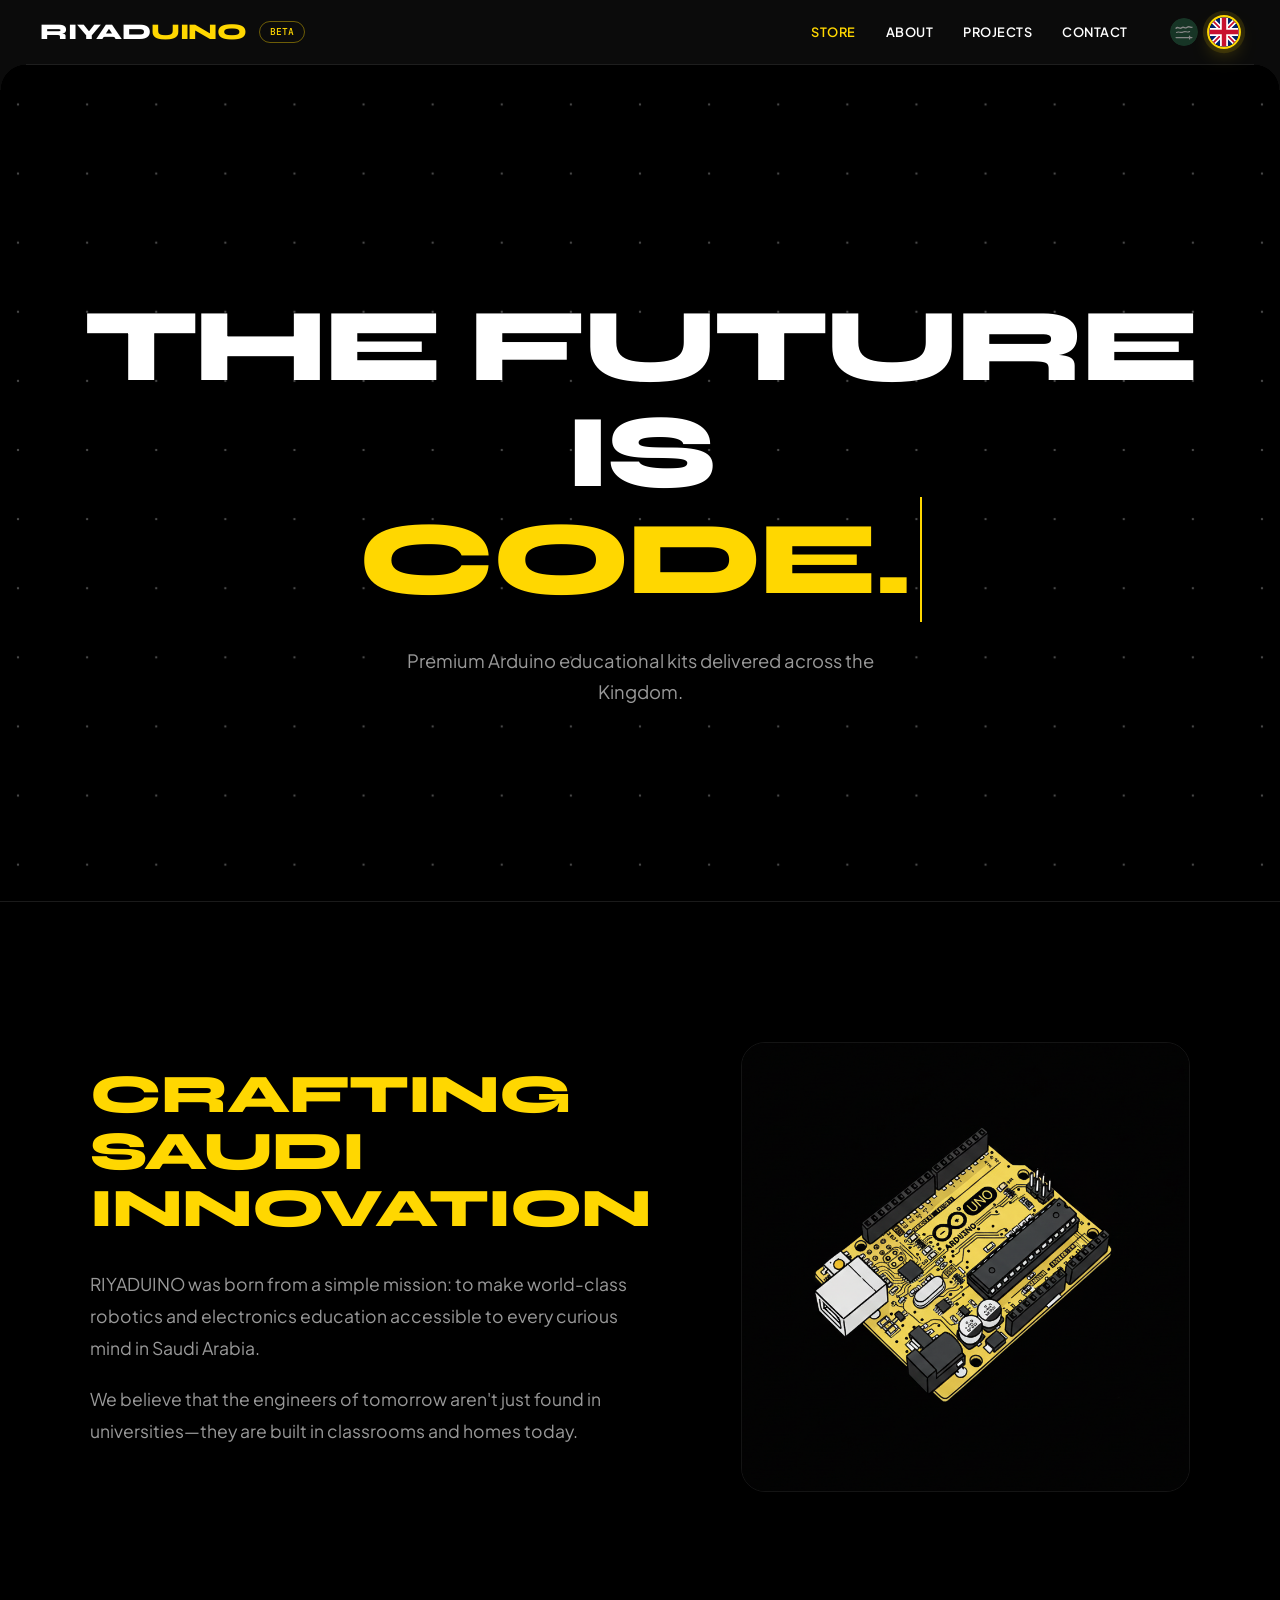
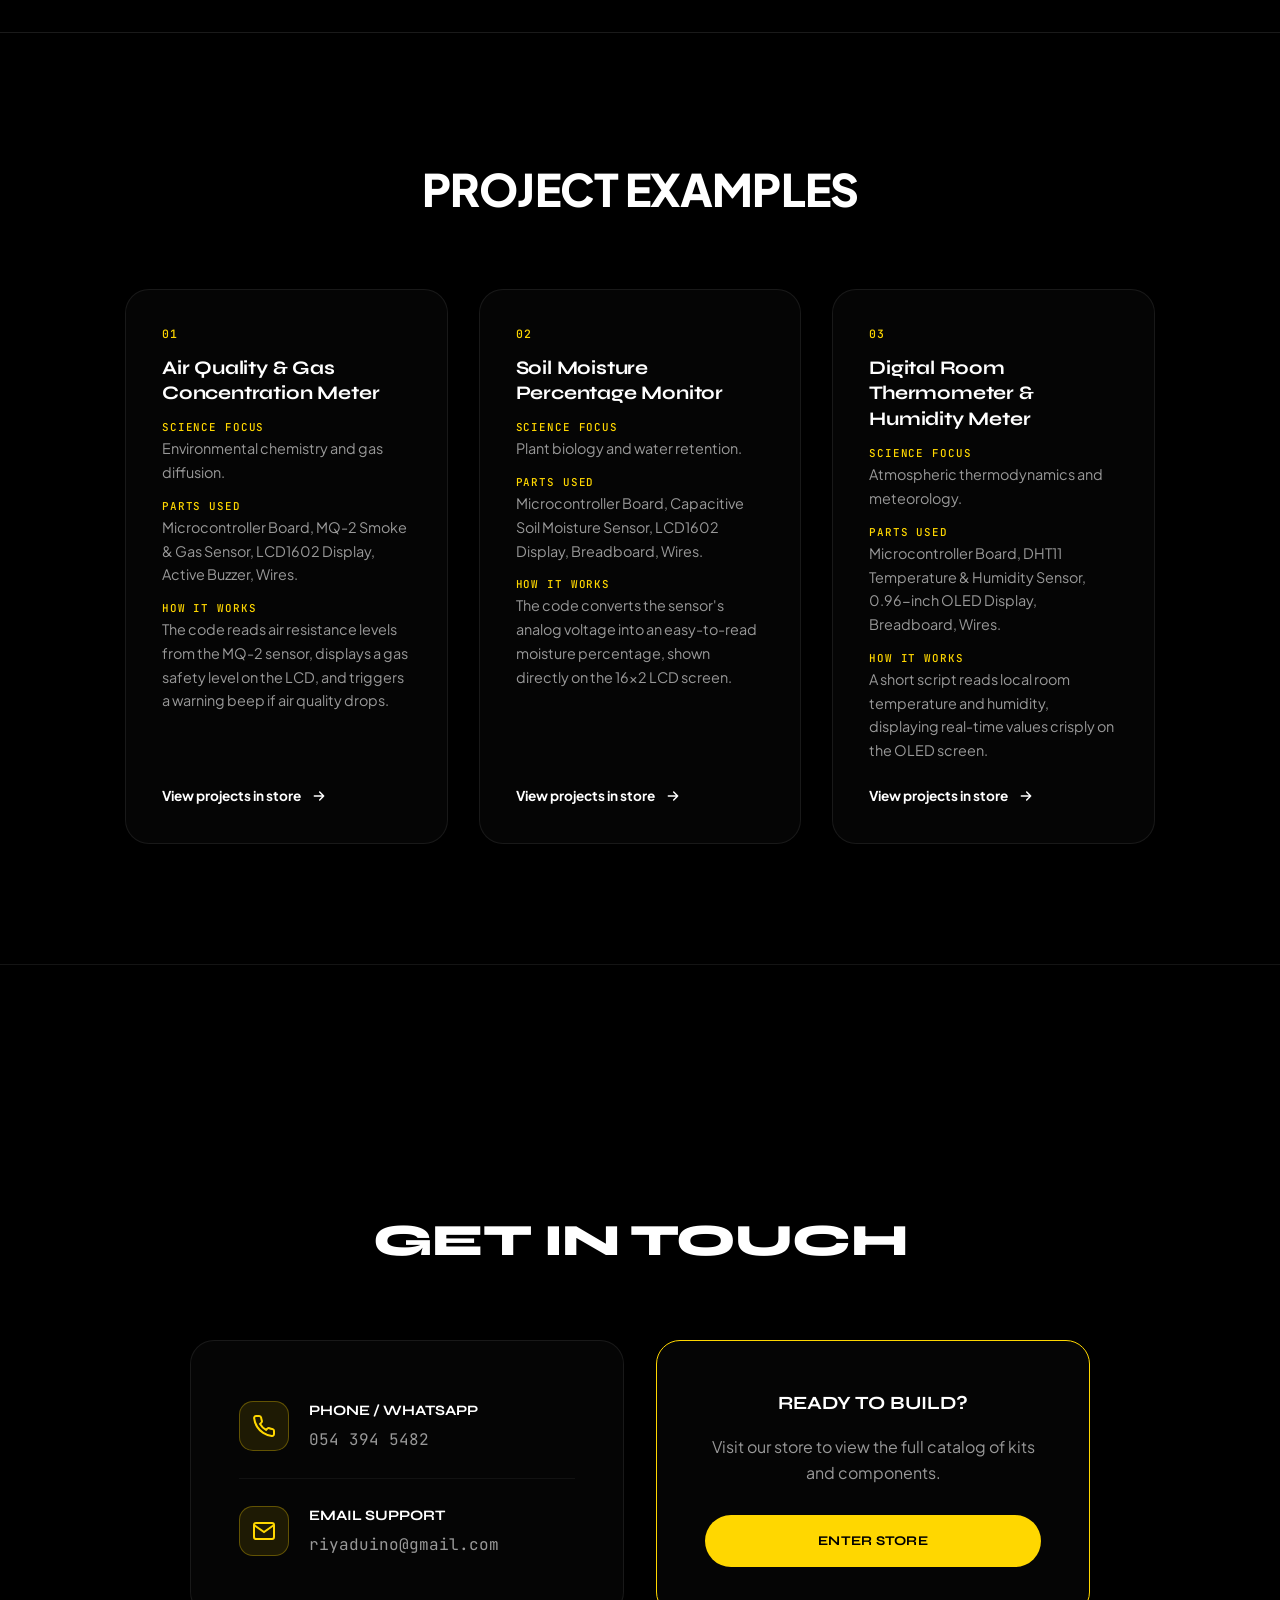
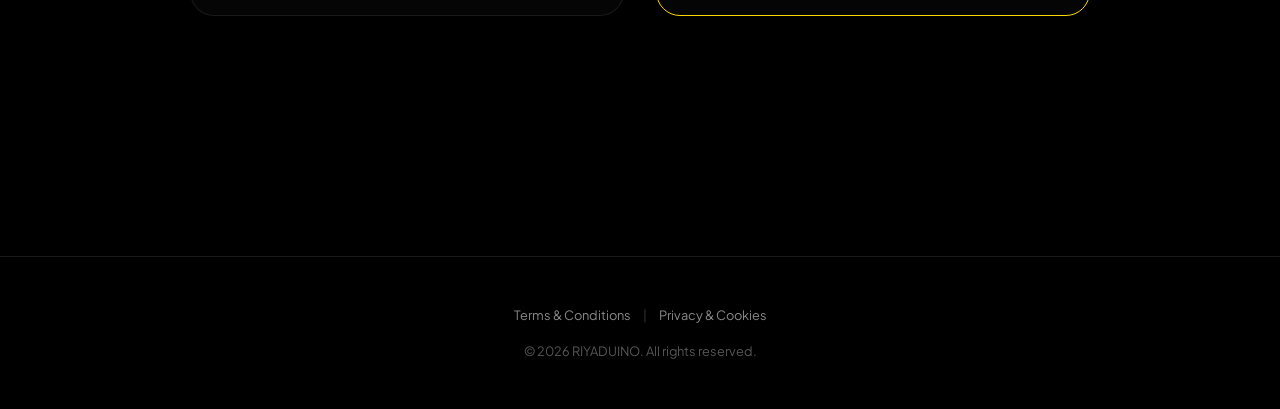
<file: index.html>
<!DOCTYPE html>
<html lang="en">
<head>
    <meta charset="UTF-8">
    <meta name="viewport" content="width=device-width, initial-scale=1.0, viewport-fit=cover">
    <title>RIYADUINO | Systems Online</title>

    <link href="https://fonts.googleapis.com/css2?family=Syne:wght@600;700;800&family=Plus+Jakarta+Sans:wght@300;400;500;600&family=JetBrains+Mono:wght@400;500&family=IBM+Plex+Sans+Arabic:wght@300;400;700&family=Syne:wght@700;800&family=Cairo:wght@600;800&family=Readex+Pro:wght@300;400;600&display=swap" rel="stylesheet">

    <style>
        
        :root {
            --bg-deep: #050505;
            --bg-panel: #0E0E0E;
            --gold-primary: #FFD700;
            --gold-glow: rgba(255, 215, 0, 0.6);
            --text-white: #ffffff;
            --text-grey: #999999;
            --border-tech: 1px solid rgba(255, 255, 255, 0.1);
            --font-main: 'Plus Jakarta Sans', sans-serif;
            --font-arabic-body: 'IBM Plex Sans Arabic', sans-serif;
            --font-arabic-cool: 'Badeen Display', sans-serif;
        }

        * { margin: 0; padding: 0; box-sizing: border-box; scroll-behavior: smooth; }
        
        body { 
            background-color: var(--bg-deep); 
            color: var(--text-white); 
            font-family: var(--font-main); 
            overflow-x: hidden; 
            line-height: 1.6;
            display: flex; flex-direction: column; min-height: 100vh;
        }

        /* =========================================
           STRICT ARABIC FONT ENFORCEMENT
           ========================================= */
        body.rtl { 
            direction: rtl; 
            text-align: right; 
        }

        /* 1. UNIVERSAL OVERRIDE */
        body.rtl * {
            font-family: var(--font-arabic-body) !important;
        }

        /* 2. SPECIFIC OVERRIDE FOR HEADINGS/TITLES */
        body.rtl h1, 
        body.rtl h2, 
        body.rtl h3, 
        body.rtl h4, 
        body.rtl h5, 
        body.rtl h6, 
        body.rtl .logo, 
        body.rtl .legal-title,
        body.rtl .coming-soon,
        body.rtl .beta-tag,
        body.rtl .stat-item h4,
        body.rtl .card h3 {
            font-family: var(--font-arabic-cool) !important;
            font-weight: 400 !important; 
            letter-spacing: 0 !important; 
            text-shadow: 0 0 10px var(--gold-glow);
        }

        /* 3. INPUT PLACEHOLDERS */
        body.rtl input::placeholder,
        body.rtl textarea::placeholder,
        body.rtl select {
            font-family: var(--font-arabic-body) !important;
        }

        /* --- BANNER --- */
        .coming-soon {
            background: linear-gradient(90deg, transparent, rgba(255, 215, 0, 0.2), transparent);
            padding: 12px 10px;
            text-align: center;
            font-family: var(--font-display);
            font-size: clamp(0.6rem, 2vw, 0.85rem);
            letter-spacing: 2px;
            animation: pulse 2s infinite;
            border-bottom: 1px solid rgba(255, 215, 0, 0.3);
            position: relative;
            z-index: 1002;
        }
        @keyframes pulse { 0%, 100% { opacity: 1; } 50% { opacity: 0.7; } }
        
        /* --- NAVIGATION --- */
        nav {
            position: sticky;
            top: 15px;
            margin: 15px auto;
            max-width: 1200px;
            width: 92%;
            background: rgba(14, 14, 14, 0.9); 
            backdrop-filter: blur(20px);
            border: var(--border-tech); 
            border-radius: 15px;
            padding: 12px 25px; 
            display: flex; 
            justify-content: space-between; 
            align-items: center; 
            z-index: 1000;
        }
        .logo-wrap { display: flex; align-items: center; gap: 12px; }
        .logo { font-family: var(--font-display); font-weight: 800; font-size: clamp(1rem, 4vw, 1.4rem); color: #fff; text-decoration: none; text-transform: uppercase; }
        .logo span { color: var(--gold-primary); }
        
        .beta-tag {
            background: var(--gold-primary);
            color: #000;
            font-family: var(--font-display);
            font-size: 0.6rem;
            font-weight: 900;
            padding: 2px 8px;
            border-radius: 4px;
        }

        .nav-links { display: flex; align-items: center; }
        .nav-links a { 
            color: #fff; text-decoration: none; font-size: 0.8rem; font-weight: 700; 
            margin-left: 20px; letter-spacing: 1px; transition: 0.3s; 
        }
        .nav-links a:hover, .nav-links a.active { color: var(--gold-primary); }

        .lang-btn {
            background: none; border: 1px solid #444; color: #fff; padding: 6px 14px; 
            cursor: pointer; margin-left: 15px; border-radius: 6px; font-family: var(--font-mono); font-size: 0.75rem;
            transition: 0.3s;
        }
        .lang-btn:hover { border-color: var(--gold-primary); color: var(--gold-primary); }

        /* Mobile Menu Toggle */
        .menu-toggle {
            display: none;
            flex-direction: column;
            gap: 5px;
            cursor: pointer;
            padding: 5px;
        }
        .menu-toggle span {
            width: 25px;
            height: 2px;
            background: #fff;
            transition: 0.3s;
        }

        /* --- HERO --- */
        .hero {
            min-height: 60vh; 
            display: flex; flex-direction: column; justify-content: center; align-items: center; 
            text-align: center; padding: 60px 20px; 
        }
        .hero h1 { font-family: var(--font-display); font-size: clamp(2.2rem, 8vw, 4.5rem); margin-bottom: 10px; line-height: 1.1; }
        .typewriter { color: var(--gold-primary); border-right: 3px solid var(--gold-primary); padding-right: 12px; animation: blink 0.7s infinite; }
        @keyframes blink { 50% { border-color: transparent; } }

        /* --- ABOUT --- */
        .about-section { background: rgba(14, 14, 14, 0.3); border-top: var(--border-tech); border-bottom: var(--border-tech); padding: 80px 20px; }
        .about-grid { max-width: 1100px; margin: 0 auto; display: grid; grid-template-columns: 1fr 1fr; gap: 60px; align-items: center; }
        .about-content h2 { font-family: var(--font-display); font-size: clamp(1.8rem, 4vw, 2.5rem); color: var(--gold-primary); margin-bottom: 25px; }
        .about-content p { color: var(--text-grey); font-size: 1.1rem; margin-bottom: 20px; }
        .stat-box { display: grid; grid-template-columns: 1fr 1fr; gap: 20px; margin-top: 40px; }
        .stat-item h4 { font-family: var(--font-display); color: #fff; font-size: 1.5rem; }
        .stat-item p { font-size: 0.85rem; color: var(--gold-primary); }

        /* --- RETAINED GALLERY ITEM STYLES FOR ABOUT SECTION --- */
        .gallery-item { border-radius: 15px; height: 350px; overflow: hidden; border: var(--border-tech); position: relative; transition: 0.4s; }
        
        .gallery-item img { 
            width: 100%; 
            height: 100%; 
            object-fit: cover; 
            filter: grayscale(20%); 
            transform: scale(1.1); 
            transition: 0.6s cubic-bezier(0.4, 0, 0.2, 1); 
        }
        
        .gallery-item:hover img { 
            filter: grayscale(0%); 
            transform: scale(1.2); 
        }

        /* --- PROJECTS --- */
        .section-container { max-width: 1200px; margin: 0 auto; padding: 80px 20px; }
        .grid-3 { display: grid; grid-template-columns: repeat(auto-fit, minmax(280px, 1fr)); gap: 25px; }
        .card { background: var(--bg-panel); padding: 30px; border-radius: 15px; border: var(--border-tech); transition: 0.3s; }
        .card:hover { border-color: var(--gold-primary); transform: translateY(-5px); }
        .card h3 { font-family: var(--font-display); color: var(--gold-primary); margin-bottom: 15px; }
        .tag-box { display: flex; gap: 8px; margin-top: 15px; flex-wrap: wrap; }
        .tag { background: #1a1a1a; padding: 4px 10px; font-size: 0.7rem; border-radius: 4px; border: 1px solid #333; }

        /* --- ACTION & CONTACT AREA --- */
        .contact-area { flex-grow: 1; padding-bottom: 80px; }
        .form-box { max-width: 550px; margin: 0 auto; background: var(--bg-panel); padding: 40px; border-radius: 15px; border: var(--border-tech); text-align: center; }
        
        /* New Contact Grid Styles */
        .contact-grid {
            display: grid; grid-template-columns: 1fr 1fr; gap: 30px;
            max-width: 900px; margin: 0 auto; align-items: stretch;
        }
        .contact-card {
            background: var(--bg-panel); border: var(--border-tech); border-radius: 15px;
            padding: 40px; text-align: left; transition: 0.3s; position: relative;
            overflow: hidden; display: flex; flex-direction: column; justify-content: center;
        }
        .contact-card:hover { border-color: var(--gold-primary); box-shadow: 0 0 30px rgba(0,0,0,0.5); }
        .contact-row {
            display: flex; align-items: center; gap: 20px; margin-bottom: 25px;
            padding-bottom: 25px; border-bottom: 1px solid rgba(255,255,255,0.05);
        }
        .contact-row:last-child { border-bottom: none; margin-bottom: 0; padding-bottom: 0; }
        .icon-box {
            width: 50px; height: 50px; background: rgba(255, 215, 0, 0.1);
            border: 1px solid var(--gold-primary); border-radius: 8px;
            display: flex; align-items: center; justify-content: center; color: var(--gold-primary);
        }
        .c-details h5 { font-family: var(--font-display); color: #fff; font-size: 0.9rem; margin-bottom: 5px; }
        .c-details a { color: var(--text-grey); text-decoration: none; font-size: 1rem; transition: 0.3s; font-family: var(--font-mono); }
        .c-details a:hover { color: var(--gold-primary); text-shadow: 0 0 10px var(--gold-glow); }

        .btn { width: 100%; padding: 16px; background: var(--gold-primary); color: #000; border: none; font-family: var(--font-display); font-weight: 900; cursor: pointer; border-radius: 8px; transition: 0.3s; }
        .btn:hover { background: #fff; box-shadow: 0 0 15px var(--gold-glow); }

        /* --- FOOTER & LEGAL --- */
        footer {
            margin-top: 50px;
            padding: 30px 20px;
            background: #020202;
            border-top: var(--border-tech);
            text-align: center;
            font-size: 0.8rem;
            color: #555;
        }
        .footer-links { margin-bottom: 15px; }
        .footer-links a { color: #888; text-decoration: none; margin: 0 10px; transition: 0.3s; }
        .footer-links a:hover { color: var(--gold-primary); }

        /* Legal Modal */
        .legal-overlay {
            position: fixed; top: 0; left: 0; width: 100%; height: 100%;
            background: rgba(0, 0, 0, 0.9); backdrop-filter: blur(8px);
            display: none; justify-content: center; align-items: center; z-index: 2000;
        }
        .legal-content {
            background: #111; width: 90%; max-width: 700px; height: 80vh;
            border: 1px solid #333; border-radius: 12px;
            display: flex; flex-direction: column; overflow: hidden;
            box-shadow: 0 0 50px rgba(0,0,0,0.8);
        }
        .legal-header {
            padding: 20px; border-bottom: 1px solid #333; display: flex; justify-content: space-between; align-items: center;
        }
        .legal-title { font-family: var(--font-display); color: var(--gold-primary); font-size: 1.2rem; }
        .close-legal { cursor: pointer; color: #fff; font-size: 1.5rem; transition: 0.3s; }
        .close-legal:hover { color: var(--gold-primary); }
        
        .legal-body { padding: 30px; overflow-y: auto; color: #ccc; line-height: 1.7; font-size: 0.9rem; }
        .legal-body h3 { color: #fff; margin: 20px 0 10px 0; font-family: var(--font-display); }
        .legal-body ul { margin-left: 20px; margin-bottom: 15px; }
        .legal-body p { margin-bottom: 15px; }

        /* --- RESPONSIVE MEDIA QUERIES --- */
        @media (max-width: 900px) {
            .about-grid { grid-template-columns: 1fr; text-align: center; gap: 40px; }
        }

        @media (max-width: 768px) {
            nav { padding: 12px 20px; }
            .menu-toggle { display: flex; }
            
            .nav-links {
                position: absolute;
                top: 70px;
                left: 0;
                width: 100%;
                background: rgba(14, 14, 14, 0.95);
                backdrop-filter: blur(20px);
                border-bottom: var(--border-tech);
                flex-direction: column;
                align-items: center;
                padding: 30px 0;
                display: none;
                gap: 20px;
            }

            .nav-links.active { display: flex; animation: slideDown 0.3s ease-out; }
            @keyframes slideDown { from { opacity: 0; transform: translateY(-10px); } to { opacity: 1; transform: translateY(0); } }

            .nav-links a { margin: 0; font-size: 1.1rem; }
            .lang-btn { margin: 10px 0 0 0; width: 120px; text-align: center; }

            .hero { padding: 40px 20px; min-height: 50vh; }
            .section-container, .about-section { padding: 50px 20px; }
            
            .form-box { padding: 30px 20px; }
            .card { padding: 25px; }
            
            .contact-grid { grid-template-columns: 1fr; }
            .contact-card { padding: 30px; text-align: center; }
            .contact-row { flex-direction: column; gap: 10px; }
            .c-details h5 { margin-top: 10px; }
        }
    
:root{--font-display:'Syne',sans-serif;--font-mono:'JetBrains Mono',monospace;--ease:cubic-bezier(.22,1,.36,1);--glass:rgba(255,255,255,.05);--hair:rgba(255,255,255,.08)}
:focus-visible{outline:2px solid var(--gold-primary);outline-offset:4px}


.coming-soon{background:none;animation:none;border-bottom:1px solid var(--hair);font-family:var(--font-mono);font-weight:400;letter-spacing:.06em;color:var(--text-grey);padding:10px}
nav{position:sticky;top:0;margin:0;width:100%;max-width:none;border:0;border-bottom:1px solid var(--hair);border-radius:0;background:var(--glass);-webkit-backdrop-filter:blur(10px);backdrop-filter:blur(10px);padding:16px max(24px,calc((100% - 1200px)/2))}
.logo{display:inline-block;font-weight:800;letter-spacing:-.01em;transform-origin:left;transition:transform .6s var(--ease)}
.logo:hover{transform:none}
.beta-tag{background:none;color:var(--gold-primary);border:1px solid rgba(255,215,0,.4);font-family:var(--font-mono);font-weight:500;border-radius:999px;padding:2px 10px}
.nav-links a{display:inline-block;font-weight:600;letter-spacing:.04em;margin-left:32px;transform-origin:left;transition:color .4s var(--ease),transform .5s var(--ease)}
.nav-links a:hover{transform:none}
.lang-btn{font-family:var(--font-mono);border-radius:999px;padding:7px 16px;border-color:rgba(255,255,255,.15);margin-left:32px;transition:all .4s var(--ease)}
.lang-btn:hover{background:rgba(255,215,0,.08)}
body.rtl .nav-links a,body.rtl .lang-btn{margin-left:0;margin-right:32px;transform-origin:right}
.hero{min-height:82vh;padding:120px 24px 100px}
.hero h1{font-weight:800;letter-spacing:-.03em;line-height:1.02;font-size:clamp(2.6rem,9vw,6.5rem);margin:0;transform:none;transition:none}
.hero h1:hover{transform:none}
.hero p{max-width:460px;margin-top:32px!important;font-size:1.05rem;line-height:1.7}
.typewriter{border-right-width:2px}
.about-section{background:none;padding:140px 24px}
.about-grid{gap:96px}
.about-content h2{font-weight:800;letter-spacing:-.02em;line-height:1.05;margin-bottom:32px;font-size:clamp(2rem,4.6vw,3.4rem)}
.about-content p{line-height:1.8;max-width:56ch}
.stat-box{gap:32px;margin-top:56px}
.stat-item h4{font-size:1.6rem;letter-spacing:-.01em}
.stat-item p{font-family:var(--font-mono);color:var(--text-grey);font-size:.72rem}
.gallery-item{border-radius:24px;border-color:var(--hair)}
.section-container{padding:120px 24px}
.section-container>h2{font-weight:800;letter-spacing:-.02em;font-size:clamp(1.8rem,4vw,2.8rem);margin-bottom:64px!important}
.grid-3{gap:32px}
.card{background:rgba(255,255,255,.02);border-color:var(--hair);border-radius:24px;padding:40px;transition:transform .6s var(--ease),border-color .5s var(--ease),background .5s var(--ease)}
.card:hover{transform:translateY(-6px);border-color:rgba(255,215,0,.35);background:rgba(255,215,0,.03)}
.card h3{font-weight:700;font-size:1.35rem;letter-spacing:-.01em;color:#fff;transition:color .5s var(--ease)}
.card:hover h3{color:var(--gold-primary)}
.card p{color:var(--text-grey);line-height:1.7}
.tag{background:none;border-color:var(--hair);font-family:var(--font-mono);border-radius:999px;padding:4px 12px;color:var(--text-grey)}
.contact-area{padding:120px 24px!important;border-top:1px solid var(--hair)!important}
.contact-area h2{font-weight:800;letter-spacing:-.02em;font-size:clamp(1.8rem,4vw,2.8rem)}
.contact-grid{gap:32px}
.contact-card{background:rgba(255,255,255,.02);border-color:var(--hair);border-radius:24px;padding:48px;transition:border-color .5s var(--ease)}
.contact-card:hover{border-color:rgba(255,215,0,.35);box-shadow:none}
.icon-box{border-radius:14px;border-color:rgba(255,215,0,.3)}
.c-details h5{font-weight:700;margin-bottom:4px}
.btn{border-radius:999px;font-weight:700;letter-spacing:.02em;padding:18px;transition:all .4s var(--ease)}
.btn:hover{background:#fff;box-shadow:0 12px 40px -12px var(--gold-glow)}
footer{background:none;margin-top:0;padding:48px 24px}
.js .rv:not(.in){opacity:0;transform:translateY(32px)}
.js .rv.in{transition:opacity .9s var(--ease) var(--d,0s),transform .9s var(--ease) var(--d,0s)}
@media(max-width:900px){.about-grid{gap:56px}}
@media(max-width:768px){nav{padding:14px 20px}.nav-links{top:100%;border-top:1px solid var(--hair);background:rgba(10,10,10,.8);-webkit-backdrop-filter:blur(10px);backdrop-filter:blur(10px)}.nav-links a,.lang-btn,body.rtl .nav-links a,body.rtl .lang-btn{margin:0}.hero{min-height:70vh;padding:80px 20px}.about-section,.section-container{padding:80px 20px}.contact-area{padding:80px 20px!important}.contact-card{padding:32px}}

/* ===== v4 shared ===== */
:root{--bg-deep:#000;--ease:cubic-bezier(.22,1,.36,1);--ar-body:'Readex Pro','IBM Plex Sans Arabic',sans-serif;--ar-head:'Cairo','Readex Pro',sans-serif;--logo-font:'Syne',sans-serif}
html{scroll-behavior:smooth;-webkit-text-size-adjust:100%}
*{scroll-behavior:auto}
body{background:#000!important}
img{max-width:100%}

/* static dotted-grid background (no glows, no grain) */
#bg-canvas{display:none!important}
body::before{content:"";position:fixed;inset:0;z-index:-1;pointer-events:none;background-color:#000;background-image:radial-gradient(circle,rgba(255,255,255,.28) 1px,transparent 1.6px);background-size:clamp(44px,5.4vw,76px) clamp(44px,5.4vw,76px);background-position:center}

/* navbar: same shape everywhere, ends curve inward */
nav{position:sticky;top:0;z-index:1000;background:#0b0b0b!important;-webkit-backdrop-filter:none!important;backdrop-filter:none!important;border:0!important;border-bottom:1px solid rgba(255,255,255,.08)!important;border-radius:0!important;width:100%!important;max-width:none!important;margin:0!important;padding:14px max(20px,calc((100% - 1200px)/2))!important;display:flex;align-items:center;gap:12px;animation:navIn .8s var(--ease) backwards}
@keyframes navIn{from{opacity:0;transform:translateY(-100%)}}
nav::before,nav::after{content:"";position:absolute;top:100%;width:26px;height:26px;background:#0b0b0b;pointer-events:none}
nav::before{left:0;-webkit-mask:radial-gradient(circle at 100% 100%,transparent 25px,#000 25.5px);mask:radial-gradient(circle at 100% 100%,transparent 25px,#000 25.5px)}
nav::after{right:0;-webkit-mask:radial-gradient(circle at 0 100%,transparent 25px,#000 25.5px);mask:radial-gradient(circle at 0 100%,transparent 25px,#000 25.5px)}

/* logo never changes with language */
.logo,.logo *,body.rtl .logo,body.rtl .logo *,body.ar .logo,body.ar .logo *{font-family:var(--logo-font)!important;font-weight:800!important;letter-spacing:-.01em!important;text-shadow:none!important;text-transform:uppercase}
.logo{direction:ltr;unicode-bidi:isolate;white-space:nowrap;display:inline-block;font-size:clamp(1.05rem,4.2vw,1.4rem)!important;text-decoration:none;color:#fff}
.logo span{color:var(--gold-primary)}
.logo::after{content:none!important}
.logo span{display:inline!important}

/* flags */
.flags{display:flex;gap:8px;align-items:center}
.flag{width:32px;height:32px;border-radius:50%;padding:0;border:2px solid transparent;background:none;cursor:pointer;opacity:.5;filter:grayscale(.45);overflow:hidden;transition:opacity .45s var(--ease),filter .45s var(--ease),transform .5s var(--ease),border-color .45s var(--ease),box-shadow .5s var(--ease)}
.flag svg{width:100%;height:100%;display:block}
.flag:hover{opacity:.95;filter:none;transform:translateY(-2px) scale(1.1)}
.flag:active{transform:scale(.92)}
.flag.active{opacity:1;filter:none;border-color:var(--gold-primary);box-shadow:0 0 0 4px rgba(255,215,0,.12),0 8px 20px -8px rgba(255,215,0,.6);transform:scale(1.06)}
@media(max-width:480px){.flag.active{display:none}.flag{width:34px;height:34px;opacity:1;filter:none;border-color:rgba(255,255,255,.2)}}

/* Arabic typography: no overlap, roomy line-height, never stretched letter-spacing */
body.rtl,body.ar{line-height:1.8}
body.rtl *,body.ar *{font-family:var(--ar-body)!important;letter-spacing:0!important}
body.rtl h1,body.rtl h2,body.rtl h3,body.rtl h4,body.rtl .card h3,body.rtl .stat-item h4,body.rtl .legal-title,body.rtl .beta-tag,body.rtl .btn,
body.ar h1,body.ar h2,body.ar h3,body.ar h4,body.ar .p-title,body.ar .p-price,body.ar .eyebrow,body.ar .btn-gold,body.ar .custom-cta,body.ar .low-stock-badge,body.ar .out-of-stock-badge,body.ar .badge,body.ar .google-auth-btn{font-family:var(--ar-head)!important;font-weight:800!important;letter-spacing:0!important;text-shadow:none!important}
body.rtl h1,body.ar h1{line-height:1.45!important;padding-block:.08em}
body.rtl h2,body.ar h2{line-height:1.5!important}
body.rtl p,body.ar p{line-height:1.9}

/* smoother, consistent press / hover motion */
button,.btn,.btn-gold,.custom-cta,.icon-btn,.flag,.card,.product-card{-webkit-tap-highlight-color:transparent}
button:active,.btn:active{transform:scale(.97)}


/* ===== v4 home ===== */
:root{--bg-panel:#0b0b0b}
.coming-soon{display:none!important}
.menu-toggle span{transition:transform .5s var(--ease),opacity .3s}
.menu-toggle.open span:nth-child(1){transform:translateY(7px) rotate(45deg)}
.menu-toggle.open span:nth-child(2){opacity:0;transform:scaleX(.2)}
.menu-toggle.open span:nth-child(3){transform:translateY(-7px) rotate(-45deg)}
.nav-links{margin-inline-start:auto}
.nav-links a,body.rtl .nav-links a{margin:0!important;margin-inline-start:30px!important;position:relative;color:#fff;transition:color .4s var(--ease)}
.nav-links a:hover{transform:none!important;color:var(--gold-primary)}
.nav-links a::after{content:"";position:absolute;inset-inline:0;bottom:-7px;height:2px;border-radius:2px;background:var(--gold-primary);transform:scaleX(0);transform-origin:left;transition:transform .55s var(--ease)}
body.rtl .nav-links a::after{transform-origin:right}
.nav-links a:hover::after{transform:scaleX(1)}
.nav-links a.nav-store{color:var(--gold-primary)}
.flags{margin-inline-start:28px}

.hero{min-height:calc(100dvh - 64px);padding:clamp(70px,14vh,140px) 20px clamp(60px,10vh,100px)}
.hero h1,.hero h1:hover{transform:none;transition:none}
.hero h1{font-size:clamp(2.2rem,8.6vw,6.5rem)!important;transform-origin:center;will-change:transform;max-width:100%}
.hero h1 .ch{display:inline-block;will-change:transform;transform-origin:center}
.hero p{font-size:clamp(.95rem,2.4vw,1.15rem)}
body.rtl .typewriter{border-right:0;border-left:2px solid var(--gold-primary);padding-right:0;padding-left:12px}
.about-section{padding:clamp(70px,12vw,140px) 20px}
.about-grid{gap:clamp(40px,7vw,96px)}
.gallery-item{height:clamp(260px,46vw,450px)!important}
.section-container{padding:clamp(70px,10vw,120px) 20px}
.grid-3{grid-template-columns:repeat(auto-fit,minmax(min(100%,300px),1fr));gap:clamp(18px,2.4vw,32px)}

/* project cards */
.card.proj{position:relative;overflow:hidden;display:flex;flex-direction:column;gap:14px;text-decoration:none;color:inherit;padding:clamp(24px,3vw,36px);transition:transform .7s var(--ease),border-color .5s var(--ease),background .5s var(--ease)}
.card.proj::after{content:"";position:absolute;inset:0;pointer-events:none;opacity:0;transition:opacity .5s var(--ease);background:radial-gradient(360px circle at var(--mx,50%) var(--my,50%),rgba(255,215,0,.1),transparent 60%)}
.card.proj:hover::after{opacity:1}
.card.proj:active{transform:scale(.985)}
.proj .num{font:500 .72rem var(--font-mono);color:var(--gold-primary);letter-spacing:.1em}
.proj h3{margin:0!important;font-size:1.2rem!important;line-height:1.35}
.proj .meta{display:flex;flex-direction:column;gap:3px}
.proj .meta b{font:500 .68rem var(--font-mono);letter-spacing:.08em;text-transform:uppercase;color:var(--gold-primary)}
.proj .meta span{color:var(--text-grey);font-size:.9rem;line-height:1.65}
body.rtl .proj .meta b{font-size:.8rem;text-transform:none}
.proj .go{margin-top:auto;padding-top:8px;display:inline-flex;align-items:center;gap:10px;font-weight:700;font-size:.85rem;color:#fff;transition:color .4s var(--ease),gap .5s var(--ease)}
.proj .go svg{transition:transform .55s var(--ease)}
.card.proj:hover .go{color:var(--gold-primary);gap:14px}
.card.proj:hover .go svg{transform:translateX(4px)}
body.rtl .proj .go svg{scale:-1 1}
body.rtl .card.proj:hover .go svg{transform:translateX(-4px)}

/* buttons */
.btn{position:relative;overflow:hidden;transition:transform .5s var(--ease),box-shadow .5s var(--ease),background .4s var(--ease)}
.btn::before{content:"";position:absolute;inset:0;pointer-events:none;background:linear-gradient(110deg,transparent 30%,rgba(255,255,255,.6) 50%,transparent 70%);translate:-120% 0;transition:translate .9s var(--ease)}
.btn:hover::before{translate:120% 0}
.btn:hover{transform:translateY(-3px)}

@media(max-width:900px){.about-grid{text-align:center}.about-content p{margin-inline:auto}}
@media(max-width:768px){
  nav{padding:12px 18px!important}
  .logo-wrap{order:1}.flags{order:2;margin-inline-start:auto}.menu-toggle{order:3;margin-inline-start:6px}
  .nav-links{display:flex!important;position:absolute;top:100%;left:0;right:0;margin:0;order:4;flex-direction:column;align-items:stretch;gap:0;padding:8px 18px 18px;background:#0b0b0b;border-bottom:1px solid rgba(255,255,255,.08);opacity:0;visibility:hidden;transform:translateY(-10px);transition:opacity .45s var(--ease),transform .55s var(--ease),visibility 0s .45s;animation:none!important;backdrop-filter:none}
  .nav-links.active{opacity:1;visibility:visible;transform:none;transition:opacity .45s var(--ease),transform .55s var(--ease),visibility 0s}
  .nav-links a,body.rtl .nav-links a{margin:0!important;padding:16px 4px;font-size:1.05rem!important;border-bottom:1px solid rgba(255,255,255,.06);opacity:0;transform:translateY(8px);transition:opacity .5s var(--ease),transform .6s var(--ease),color .3s}
  .nav-links.active a{opacity:1;transform:none}
  .nav-links.active a:nth-child(2){transition-delay:.05s}.nav-links.active a:nth-child(3){transition-delay:.1s}.nav-links.active a:nth-child(4){transition-delay:.15s}
  .nav-links a::after{display:none}
  .flags{margin-inline-start:auto}
  .hero{min-height:calc(100dvh - 56px)}
  .contact-grid{grid-template-columns:1fr}
}
@media(max-width:380px){.beta-tag{display:none}.hero h1{font-size:2rem!important}}
@media(min-width:1500px){.hero h1{font-size:7.2rem!important}}

/* ===== responsive: phones, foldables, tablets, laptops ===== */
html{-webkit-text-size-adjust:100%;text-size-adjust:100%;overflow-x:clip}
body{min-height:100vh;min-height:100dvh;overflow-x:clip;padding-left:env(safe-area-inset-left);padding-right:env(safe-area-inset-right)}
img,video,svg,canvas{max-width:100%}
h1,h2,h3,p,.p-title,.logo-wrap{overflow-wrap:break-word;word-break:normal}
nav{padding-left:max(16px,calc((100% - 1200px)/2),env(safe-area-inset-left))!important;padding-right:max(16px,calc((100% - 1200px)/2),env(safe-area-inset-right))!important}
button,.btn,.btn-gold,.icon-btn,.flag,.lang-btn,.menu-toggle{touch-action:manipulation}
/* large laptops / desktops */
@media(min-width:1600px){html{font-size:106%}}
@media(min-width:2200px){html{font-size:118%}}
/* tablets & unfolded foldables (portrait / near-square) */
@media(min-width:601px) and (max-width:1024px){
  .about-section,.section-container{padding-left:clamp(20px,4vw,48px);padding-right:clamp(20px,4vw,48px)}
  .hero h1{font-size:clamp(2.6rem,9vw,5rem)!important}
  .contact-grid{grid-template-columns:repeat(2,minmax(0,1fr))}
  .products-grid{gap:16px!important}
}
@media(min-width:560px) and (max-width:768px){.products-grid{grid-template-columns:repeat(3,minmax(0,1fr))!important}}
/* touch devices: comfortable tap targets, no sticky hover */
@media(pointer:coarse){
  .icon-btn{min-width:40px;min-height:40px;display:inline-grid;place-items:center}
  .nav-links a,.opt,.f-btn,.sort,.price-row .go{min-height:44px}
}
@media(hover:none){.card:hover,.card.proj:hover,.product-card:hover,.btn:hover{transform:none}}
/* landscape phones */
@media(max-height:480px) and (orientation:landscape){
  .hero{min-height:auto!important;padding:40px max(20px,env(safe-area-inset-left)) 40px!important}
  .modal-overlay .detail-modal{max-height:96dvh}
  .filters{max-height:94dvh}
  .page-head{padding-block:16px 12px}
}
/* small phones */
@media(max-width:400px){
  .about-section,.section-container{padding-left:16px;padding-right:16px}
  .card,.card.proj,.contact-card,.form-box{padding:20px!important}
  .container{padding-left:max(14px,env(safe-area-inset-left))!important;padding-right:max(14px,env(safe-area-inset-right))!important}
  .products-grid{gap:10px!important}
  .page-head h1{font-size:clamp(1.4rem,7vw,1.8rem)}
  .legal-body{padding:20px}
}
/* folded foldables / very narrow cover screens (~280-360px) */
@media(max-width:360px){
  nav{gap:6px!important;padding-top:9px!important;padding-bottom:9px!important}
  .logo{font-size:1rem!important}
  .nav-links{gap:4px!important}
  .icon-btn{padding:3px}
  .flag{width:30px;height:30px}
  .hero h1{font-size:1.75rem!important}
  .google-auth-btn{padding:7px 10px}
  .r-bar{flex-wrap:wrap}
  .sort{max-width:120px}
}
@media(max-width:300px){
  .hero h1{font-size:1.45rem!important}
  .products-grid{grid-template-columns:1fr!important}
  .logo{font-size:.9rem!important}
  .icon-btn svg{width:19px;height:19px}
}
/* dual-screen foldables with a hinge: keep content off the fold */
@media(horizontal-viewport-segments:2){
  .container,.section-container,.about-section{padding-left:max(20px,env(viewport-segment-width 0 0,0px));}
  .modal-overlay .detail-modal{max-width:calc(env(viewport-segment-width 0 0,100vw) - 24px)}
}
@media(prefers-reduced-motion:reduce){*,*::before,*::after{animation-duration:.01ms!important;animation-iteration-count:1!important;transition-duration:.01ms!important}}
</style>
<script>document.documentElement.classList.add('js')</script>
</head>
<body>

    <nav>
        <div class="logo-wrap">
            <a href="index.html" class="logo">RIYAD<span>UINO</span></a>
            <div class="beta-tag">BETA</div>
        </div>
        <div class="menu-toggle" id="mobile-menu" role="button" aria-label="Menu"><span></span><span></span><span></span></div>
        <div class="nav-links" id="nav-list">
            <a href="store.html" data-en="STORE" data-ar="المتجر" class="nav-store">STORE</a>
            <a href="#about" data-en="ABOUT" data-ar="عنّا">ABOUT</a>
            <a href="#projects" data-en="PROJECTS" data-ar="المشاريع">PROJECTS</a>
            <a href="#contact" data-en="CONTACT" data-ar="تواصل">CONTACT</a>
        </div>
        <div class="flags" role="group" aria-label="Language">
<button class="flag" data-lang="ar" onclick="setLang('ar')" aria-label="العربية" title="العربية"><svg viewBox="0 0 60 60"><defs><clipPath id="fa"><circle cx="30" cy="30" r="30"/></clipPath></defs><g clip-path="url(#fa)"><rect width="60" height="60" fill="#006C35"/><path d="M13 22c4-5 8 3 12-1s8 3 12-1 7 1 10 0" stroke="#fff" stroke-width="3" fill="none" stroke-linecap="round"/><path d="M14 31c5-3 9 2 14-1s9 2 14-1" stroke="#fff" stroke-width="2.4" fill="none" stroke-linecap="round"/><path d="M13 42h34" stroke="#fff" stroke-width="2.6" stroke-linecap="round"/><path d="M42 39v6" stroke="#fff" stroke-width="2.6" stroke-linecap="round"/></g></svg></button>
<button class="flag" data-lang="en" onclick="setLang('en')" aria-label="English" title="English"><svg viewBox="0 0 60 60"><defs><clipPath id="fe"><circle cx="30" cy="30" r="30"/></clipPath></defs><g clip-path="url(#fe)"><rect width="60" height="60" fill="#012169"/><path d="M0 0L60 60M60 0L0 60" stroke="#fff" stroke-width="10"/><path d="M0 0L60 60M60 0L0 60" stroke="#C8102E" stroke-width="3.5"/><path d="M30 0V60M0 30H60" stroke="#fff" stroke-width="16"/><path d="M30 0V60M0 30H60" stroke="#C8102E" stroke-width="9"/></g></svg></button>
</div>
    </nav>

    <section class="hero">
        <h1 data-en="THE FUTURE IS" data-ar="المستقبل هو">THE FUTURE IS</h1>
        <h1><span class="typewriter" id="typewriter-text"></span></h1>
        <p style="margin-top: 15px; max-width: 500px; color: var(--text-grey);" data-en="Premium Arduino educational kits delivered across the Kingdom." data-ar="حقائب أردوينو تعليمية فاخرة تصلك إلى جميع أنحاء المملكة.">Premium Arduino educational kits delivered across the Kingdom.</p>
    </section>

    <section class="about-section" id="about">
        <div class="about-grid">
            <div class="about-content">
                <h2 data-en="CRAFTING SAUDI INNOVATION" data-ar="نصنع الابتكار السعودي">CRAFTING SAUDI INNOVATION</h2>
                <p data-en="RIYADUINO was born from a simple mission: to make world-class robotics and electronics education accessible to every curious mind in Saudi Arabia." data-ar="ولدت ريادوينو من مهمة بسيطة: جعل تعليم الروبوتات والإلكترونيات العالمي في متناول كل عقل طموح في المملكة العربية السعودية.">RIYADUINO was born from a simple mission: to make world-class robotics and electronics education accessible to every curious mind in Saudi Arabia.</p>
                <p data-en="We believe that the engineers of tomorrow aren't just found in universities—they are built in classrooms and homes today." data-ar="نؤمن بأن مهندسي الغد لا يوجدون فقط في الجامعات - بل يتم بناؤهم في الفصول الدراسية والمنازل اليوم.">We believe that the engineers of tomorrow aren't just found in universities—they are built in classrooms and homes today.</p>
                
            </div>
            <div class="gallery-item" style="height: 450px;">
                <img src="image 04.jpg" alt="Innovation">
            </div>
        </div>
    </section>

    <section class="section-container" id="projects">
        <h2 style="margin-bottom: 30px; text-align: center;" data-en="PROJECT EXAMPLES" data-ar="أمثلة المشاريع">PROJECT EXAMPLES</h2>
        <div class="grid-3">
            <a class="card proj" href="store.html?category=projects">
                <span class="num">01</span>
                <h3 data-en="Air Quality &amp; Gas Concentration Meter" data-ar="جهاز قياس جودة الهواء وتركيز الغاز">Air Quality &amp; Gas Concentration Meter</h3>
                <div class="meta"><b data-en="Science Focus" data-ar="المجال العلمي">Science Focus</b><span data-en="Environmental chemistry and gas diffusion." data-ar="الكيمياء البيئية وانتشار الغازات.">Environmental chemistry and gas diffusion.</span></div>
                <div class="meta"><b data-en="Parts Used" data-ar="القطع المستخدمة">Parts Used</b><span data-en="Microcontroller Board, MQ-2 Smoke &amp; Gas Sensor, LCD1602 Display, Active Buzzer, Wires." data-ar="لوحة متحكم، حساس الدخان والغاز MQ-2، شاشة LCD1602، جرس تنبيه نشط، أسلاك.">Microcontroller Board, MQ-2 Smoke &amp; Gas Sensor, LCD1602 Display, Active Buzzer, Wires.</span></div>
                <div class="meta"><b data-en="How it works" data-ar="كيف يعمل">How it works</b><span data-en="The code reads air resistance levels from the MQ-2 sensor, displays a gas safety level on the LCD, and triggers a warning beep if air quality drops." data-ar="يقرأ الكود مستوى مقاومة الهواء من حساس MQ-2، ويعرض مستوى أمان الغاز على الشاشة، ويطلق صفارة تحذير عند تدهور جودة الهواء.">The code reads air resistance levels from the MQ-2 sensor, displays a gas safety level on the LCD, and triggers a warning beep if air quality drops.</span></div>
                <span class="go"><span data-en="View projects in store" data-ar="تصفح المشاريع في المتجر">View projects in store</span><svg width="16" height="16" viewBox="0 0 24 24" fill="none" stroke="currentColor" stroke-width="2.2" stroke-linecap="round" stroke-linejoin="round"><path d="M5 12h14M13 6l6 6-6 6"/></svg></span>
            </a>
            <a class="card proj" href="store.html?category=projects">
                <span class="num">02</span>
                <h3 data-en="Soil Moisture Percentage Monitor" data-ar="مراقب نسبة رطوبة التربة">Soil Moisture Percentage Monitor</h3>
                <div class="meta"><b data-en="Science Focus" data-ar="المجال العلمي">Science Focus</b><span data-en="Plant biology and water retention." data-ar="علم أحياء النبات واحتباس الماء.">Plant biology and water retention.</span></div>
                <div class="meta"><b data-en="Parts Used" data-ar="القطع المستخدمة">Parts Used</b><span data-en="Microcontroller Board, Capacitive Soil Moisture Sensor, LCD1602 Display, Breadboard, Wires." data-ar="لوحة متحكم، حساس رطوبة تربة سعوي، شاشة LCD1602، لوحة تجارب، أسلاك.">Microcontroller Board, Capacitive Soil Moisture Sensor, LCD1602 Display, Breadboard, Wires.</span></div>
                <div class="meta"><b data-en="How it works" data-ar="كيف يعمل">How it works</b><span data-en="The code converts the sensor's analog voltage into an easy-to-read moisture percentage, shown directly on the 16x2 LCD screen." data-ar="يحوّل الكود جهد الحساس التناظري إلى نسبة رطوبة سهلة القراءة، تُعرض مباشرة على شاشة LCD مقاس 16×2.">The code converts the sensor's analog voltage into an easy-to-read moisture percentage, shown directly on the 16x2 LCD screen.</span></div>
                <span class="go"><span data-en="View projects in store" data-ar="تصفح المشاريع في المتجر">View projects in store</span><svg width="16" height="16" viewBox="0 0 24 24" fill="none" stroke="currentColor" stroke-width="2.2" stroke-linecap="round" stroke-linejoin="round"><path d="M5 12h14M13 6l6 6-6 6"/></svg></span>
            </a>
            <a class="card proj" href="store.html?category=projects">
                <span class="num">03</span>
                <h3 data-en="Digital Room Thermometer &amp; Humidity Meter" data-ar="مقياس رقمي لحرارة الغرفة والرطوبة">Digital Room Thermometer &amp; Humidity Meter</h3>
                <div class="meta"><b data-en="Science Focus" data-ar="المجال العلمي">Science Focus</b><span data-en="Atmospheric thermodynamics and meteorology." data-ar="الديناميكا الحرارية للغلاف الجوي والأرصاد.">Atmospheric thermodynamics and meteorology.</span></div>
                <div class="meta"><b data-en="Parts Used" data-ar="القطع المستخدمة">Parts Used</b><span data-en="Microcontroller Board, DHT11 Temperature &amp; Humidity Sensor, 0.96-inch OLED Display, Breadboard, Wires." data-ar="لوحة متحكم، حساس حرارة ورطوبة DHT11، شاشة OLED مقاس 0.96 إنش، لوحة تجارب، أسلاك.">Microcontroller Board, DHT11 Temperature &amp; Humidity Sensor, 0.96-inch OLED Display, Breadboard, Wires.</span></div>
                <div class="meta"><b data-en="How it works" data-ar="كيف يعمل">How it works</b><span data-en="A short script reads local room temperature and humidity, displaying real-time values crisply on the OLED screen." data-ar="سكربت قصير يقرأ درجة حرارة الغرفة والرطوبة، ويعرض القيم الحية بوضوح على شاشة OLED.">A short script reads local room temperature and humidity, displaying real-time values crisply on the OLED screen.</span></div>
                <span class="go"><span data-en="View projects in store" data-ar="تصفح المشاريع في المتجر">View projects in store</span><svg width="16" height="16" viewBox="0 0 24 24" fill="none" stroke="currentColor" stroke-width="2.2" stroke-linecap="round" stroke-linejoin="round"><path d="M5 12h14M13 6l6 6-6 6"/></svg></span>
            </a>
        </div>
    </section>

    <section class="contact-area" id="contact" style="padding: 80px 20px; border-top: var(--border-tech);">
        <div class="section-container">
            <h2 style="text-align: center; font-family: var(--font-display); color: #fff; margin-bottom: 50px;">
                <span data-en="GET IN TOUCH" data-ar="تواصل معنا">GET IN TOUCH</span>
            </h2>
            
            <div class="contact-grid">
                <div class="contact-card">
                    <div class="contact-row">
                        <div class="icon-box">
                            <svg width="24" height="24" viewBox="0 0 24 24" fill="none" stroke="currentColor" stroke-width="2"><path d="M22 16.92v3a2 2 0 0 1-2.18 2 19.79 19.79 0 0 1-8.63-3.07 19.5 19.5 0 0 1-6-6 19.79 19.79 0 0 1-3.07-8.67A2 2 0 0 1 4.12 2h3a2 2 0 0 1 2 1.72 12.84 12.84 0 0 0 .7 2.81 2 2 0 0 1-.45 2.11L8.09 9.91a16 16 0 0 0 6 6l1.27-1.27a2 2 0 0 1 2.11-.45 12.84 12.84 0 0 0 2.81.7A2 2 0 0 1 22 16.92z"></path></svg>
                        </div>
                        <div class="c-details">
                            <h5 data-en="PHONE / WHATSAPP" data-ar="الهاتف / واتساب">PHONE / WHATSAPP</h5>
                            <a href="tel:0543945482" dir="ltr">054 394 5482</a>
                        </div>
                    </div>

                    <div class="contact-row">
                        <div class="icon-box">
                            <svg width="24" height="24" viewBox="0 0 24 24" fill="none" stroke="currentColor" stroke-width="2"><path d="M4 4h16c1.1 0 2 .9 2 2v12c0 1.1-.9 2-2 2H4c-1.1 0-2-.9-2-2V6c0-1.1.9-2 2-2z"></path><polyline points="22,6 12,13 2,6"></polyline></svg>
                        </div>
                        <div class="c-details">
                            <h5 data-en="EMAIL SUPPORT" data-ar="البريد الإلكتروني">EMAIL SUPPORT</h5>
                            <a href="mailto:riyaduino@gmail.com">riyaduino@gmail.com</a>
                        </div>
                    </div>
                </div>

                <div class="contact-card" style="align-items: center; text-align: center; border-color: var(--gold-primary);">
                    <h3 data-en="READY TO BUILD?" data-ar="مستعد للابتكار؟" style="font-family: var(--font-display); margin-bottom: 15px; color: #fff;">READY TO BUILD?</h3>
                    <p data-en="Visit our store to view the full catalog of kits and components." data-ar="قم بزيارة متجرنا للاطلاع على الكتالوج الكامل للحقائب والمكونات." style="color: #999; margin-bottom: 30px;">Visit our store to view the full catalog of kits and components.</p>
                    <button onclick="location.href='store.html?lang='+currentLang" class="btn" data-en="ENTER STORE" data-ar="دخول المتجر">ENTER STORE</button>
                </div>
            </div>
        </div>
    </section>

    <footer>
        <div class="footer-links">
            <a href="javascript:void(0)" onclick="openLegal('terms')" data-en="Terms & Conditions" data-ar="الشروط والأحكام">Terms & Conditions</a>
            <span style="color: #333;">|</span>
            <a href="javascript:void(0)" onclick="openLegal('privacy')" data-en="Privacy & Cookies" data-ar="الخصوصية وملفات الارتباط">Privacy & Cookies</a>
        </div>
        <div class="copyright" data-en="© 2026 RIYADUINO. All rights reserved." data-ar="© 2026 ريادوينو. جميع الحقوق محفوظة.">© 2026 RIYADUINO. All rights reserved.</div>
    </footer>

    <div class="legal-overlay" id="legalModal">
        <div class="legal-content">
            <div class="legal-header">
                <div class="legal-title" id="legalTitle">LEGAL</div>
                <div class="close-legal" onclick="closeLegal()">&times;</div>
            </div>
            <div class="legal-body" id="legalBody">
                </div>
        </div>
    </div>

    <script>
        // Mobile Menu Logic
        const mobileMenu = document.getElementById('mobile-menu');
        const navList = document.getElementById('nav-list');

        mobileMenu.addEventListener('click', () => {
            navList.classList.toggle('active');
        });

        // Typewriter Logic
        const words = { en: ["CODE.", "BUILT.", "YOURS."], ar: ["برمجة.", "بناء.", "إبداع."] };
        let currentLang = 'en', wordIndex = 0, charIndex = 0, isDeleting = false;
        const typeTarget = document.getElementById('typewriter-text');

        function type() {
            const currentWord = words[currentLang][wordIndex];
            typeTarget.textContent = isDeleting ? currentWord.substring(0, charIndex--) : currentWord.substring(0, charIndex++);
            if (!isDeleting && charIndex > currentWord.length) { isDeleting = true; setTimeout(type, 1500); }
            else if (isDeleting && charIndex < 0) { isDeleting = false; charIndex = 0; wordIndex = (wordIndex + 1) % words[currentLang].length; setTimeout(type, 500); }
            else { setTimeout(type, isDeleting ? 100 : 200); }
        }
        type();

        function setLang(l) {
            currentLang = l;
            document.body.classList.toggle('rtl', l === 'ar');
            document.documentElement.lang = l;
            document.querySelectorAll('[data-en]').forEach(el => {
                if (el.tagName === 'INPUT') el.placeholder = el.getAttribute('data-' + l);
                else el.innerHTML = el.getAttribute('data-' + l);
            });
            navList.classList.remove('active'); mobileMenu.classList.remove('open');
            markFlags(l); syncLinks(l);
            try { localStorage.setItem('rdu-lang', l); } catch (e) {}
            charIndex = 0; isDeleting = false;
            window.buildStretch && buildStretch();
        }
        function toggleLang() { setLang(currentLang === 'en' ? 'ar' : 'en'); }

        // --- LEGAL CONTENT & LOGIC ---
        const legalData = {
            terms: {
                title: { en: "TERMS & CONDITIONS", ar: "الشروط والأحكام" },
                body: {
                    en: `
                        <h3>1. Introduction</h3>
                        <p>Welcome to RIYADUINO. By accessing our website and purchasing our products, you agree to these terms. We are based in Riyadh, Saudi Arabia, and operate under the laws of the Kingdom of Saudi Arabia.</p>
                        <h3>2. Educational Use</h3>
                        <p>Our kits and components are designed for educational and hobbyist purposes. RIYADUINO is not liable for damages caused by improper assembly, misuse of electricity, or modification of components.</p>
                        <h3>3. Orders & Payment</h3>
                        <p>Currently, we operate on a pre-order or direct-contact basis. Submitting an order form constitutes an offer to purchase. Payment details will be arranged securely via invoice or local payment methods upon confirmation.</p>
                        <h3>4. Shipping</h3>
                        <p>We ship primarily within Riyadh and major KSA cities. Shipping times may vary during the beta phase. International shipping is currently limited.</p>
                        <h3>5. Returns</h3>
                        <p>Defective items may be returned within 7 days of receipt in their original condition. Please contact support for RMA.</p>
                    `,
                    ar: `
                        <h3>1. المقدمة</h3>
                        <p>مرحباً بكم في ريادوينو. بدخولك للموقع وشراء منتجاتنا، فإنك توافق على هذه الشروط. نحن نعمل انطلاقاً من الرياض، المملكة العربية السعودية، ونخضع لأنظمة المملكة.</p>
                        <h3>2. الاستخدام التعليمي</h3>
                        <p>منتجاتنا مصممة للأغراض التعليمية والهواة. ريادوينو غير مسؤولة عن الأضرار الناتجة عن التركيب الخاطئ، أو سوء استخدام الكهرباء.</p>
                        <h3>3. الطلبات والدفع</h3>
                        <p>نعمل حالياً بنظام الطلب المسبق. تقديم الطلب يعتبر عرضاً للشراء. سيتم ترتيب الدفع بشكل آمن عند تأكيد الطلب.</p>
                        <h3>4. الشحن</h3>
                        <p>نقوم بالشحن داخل الرياض ومدن المملكة الرئيسية. قد تختلف أوقات التوصيل خلال الفترة التجريبية.</p>
                        <h3>5. الاسترجاع</h3>
                        <p>يمكن استرجاع المنتجات المعيبة خلال 7 أيام من الاستلام وهي في حالتها الأصلية. يرجى التواصل مع الدعم الفني.</p>
                    `
                }
            },
            privacy: {
                title: { en: "PRIVACY & COOKIES", ar: "الخصوصية وملفات الارتباط" },
                body: {
                    en: `
                        <h3>1. Data Collection</h3>
                        <p>We collect personal information solely for the purpose of processing your orders and notifying you of waitlist status.</p>
                        <h3>2. Data Protection</h3>
                        <p>We do not sell, trade, or rent your personal data to third parties. Your information is kept confidential and used only for RIYADUINO business operations.</p>
                        <h3>3. Cookies</h3>
                        <p>This website uses essential cookies to ensure the proper functioning of language settings. By using our site, you consent to these operational cookies.</p>
                        <h3>4. Contact</h3>
                        <p>If you wish to have your data removed from our records, please contact us via the email provided in your order confirmation.</p>
                    `,
                    ar: `
                        <h3>1. جمع البيانات</h3>
                        <p>نقوم بجمع البيانات الشخصية فقط لغرض معالجة الطلبات وإشعاركم بحالة قوائم الانتظار.</p>
                        <h3>2. حماية البيانات</h3>
                        <p>نحن لا نبيع أو نتاجر ببياناتك الشخصية مع أطراف ثالثة. معلوماتك سرية وتستخدم فقط لعمليات ريادوينو.</p>
                        <h3>3. ملفات الارتباط (Cookies)</h3>
                        <p>يستخدم الموقع ملفات ارتباط أساسية لضمان عمل إعدادات اللغة. استخدامك للموقع يعني موافقتك عليها.</p>
                        <h3>4. التواصل</h3>
                        <p>إذا رغبت في حذف بياناتك من سجلاتنا، يرجى التواصل معنا عبر البريد الإلكتروني.</p>
                    `
                }
            }
        };

        function openLegal(type) {
            const modal = document.getElementById('legalModal');
            const title = document.getElementById('legalTitle');
            const body = document.getElementById('legalBody');
            
            // Set Content based on current language
            title.innerHTML = legalData[type].title[currentLang];
            body.innerHTML = legalData[type].body[currentLang];

            modal.style.display = 'flex';
        }

        function closeLegal() {
            document.getElementById('legalModal').style.display = 'none';
        }

        // Close modal if clicking outside
        window.onclick = function(event) {
            const modal = document.getElementById('legalModal');
            if (event.target == modal) {
                modal.style.display = "none";
            }
        }
    </script>
<script>
(()=>{
document.querySelectorAll('.about-content>*,.about-grid>.gallery-item,.section-container>h2,.card,.contact-card').forEach(el=>{el.classList.add('rv');el.style.setProperty('--d',[...el.parentElement.children].indexOf(el)*.09+'s')});
const io=new IntersectionObserver(es=>es.forEach(e=>{if(!e.isIntersecting)return;const el=e.target;el.classList.add('in');io.unobserve(el);setTimeout(()=>el.classList.remove('rv','in'),1600)}),{threshold:.15,rootMargin:'0px 0px -6% 0px'});
document.querySelectorAll('.rv').forEach(el=>io.observe(el));
const hero=document.querySelector('.hero');
document.querySelectorAll('.btn,.lang-btn').forEach(b=>{b.addEventListener('pointermove',e=>{if(e.pointerType!=='mouse')return;const r=b.getBoundingClientRect();b.style.transform=`translate(${(e.clientX-r.left-r.width/2)*.2}px,${(e.clientY-r.top-r.height/2)*.3}px)`});b.addEventListener('pointerleave',()=>b.style.transform='')});
})();
</script>

<script>
(()=>{

window.syncLinks=l=>document.querySelectorAll('a[href^="store.html"],a[href^="index.html"]').forEach(a=>{const [p,q='']=a.getAttribute('href').split('?');const u=new URLSearchParams(q);u.set('lang',l);a.setAttribute('href',p+'?'+u)});
window.markFlags=l=>document.querySelectorAll('.flag').forEach(f=>{const on=f.dataset.lang===l;f.classList.toggle('active',on);f.setAttribute('aria-pressed',on)});
const nv=document.querySelector('nav');const setH=()=>document.documentElement.style.setProperty('--nav-h',nv.offsetHeight+'px');setH();addEventListener('resize',setH);
})();
</script>

<script>
(()=>{
const reduce=true; // text stretch effect disabled
const hero=document.querySelector('.hero'),hs=[...document.querySelectorAll('.hero h1')],h0=hs[0];
let chars=[],px=null,running=false;const whole=new Map(hs.map(h=>[h,{v:1,t:1}]));
const fs=()=>parseFloat(getComputedStyle(h0).fontSize)||48;
const amp=()=>innerWidth<600?.5:.95;
function measure(){
  chars.forEach(o=>{o.el.style.transform='';o.el.style.marginInline='0'});
  const hr=h0.getBoundingClientRect();
  chars.forEach(o=>{const r=o.el.getBoundingClientRect();o.w=r.width;o.c=r.left+r.width/2-(hr.left+hr.width/2);o.cy=r.top+r.height/2-hr.top});
}
window.buildStretch=()=>{
  chars=[];h0.style.transform='';
  const txt=h0.getAttribute('data-'+currentLang)||h0.textContent;
  if(reduce||currentLang==='ar'){h0.textContent=txt;return}
  h0.setAttribute('aria-label',txt);h0.textContent='';
  [...txt].forEach(c=>{if(c===' '){h0.appendChild(document.createTextNode(' '));return}
    const s=document.createElement('span');s.className='ch';s.textContent=c;s.setAttribute('aria-hidden','true');h0.appendChild(s);chars.push({el:s,w:0,c:0,cy:0,v:1})});
  requestAnimationFrame(measure);
};
function span(h){const r=document.createRange();r.selectNodeContents(h);return r.getBoundingClientRect()}
function tick(){
  let moving=false;const hr=h0.getBoundingClientRect(),cx=hr.left+hr.width/2,f=fs(),A=amp();
  chars.forEach(o=>{
    let t=1;
    if(px){const d=Math.hypot(px.x-cx-o.c,(px.y-hr.top-o.cy)*1.3)/(f*2.1);t=1+A*Math.exp(-d*d*1.5)}
    o.v+=(t-o.v)*.13;
    if(Math.abs(t-o.v)>.002)moving=true;else o.v=t;
    o.el.style.transform=`scaleX(${o.v.toFixed(4)})`;o.el.style.marginInline=((o.v-1)*o.w/2).toFixed(2)+'px';
  });
  hs.forEach(h=>{if(h===h0&&chars.length)return;const w=whole.get(h),r=span(h);
    const hit=px&&px.x>r.left-30&&px.x<r.right+30&&px.y>r.top-20&&px.y<r.bottom+20;
    const t=hit?1.12:1;w.v+=(t-w.v)*.11;if(Math.abs(t-w.v)>.002)moving=true;else w.v=t;h.style.transform=`scaleX(${w.v.toFixed(4)})`});
  if(moving||px)requestAnimationFrame(tick);else running=false;
}
const go=()=>{if(!running){running=true;requestAnimationFrame(tick)}};
if(!reduce){
  hero.addEventListener('pointermove',e=>{px={x:e.clientX,y:e.clientY};go()});
  hero.addEventListener('pointerdown',e=>{px={x:e.clientX,y:e.clientY};go()});
  ['pointerleave','pointercancel'].forEach(n=>hero.addEventListener(n,()=>{px=null;go()}));
  hero.addEventListener('pointerup',e=>{if(e.pointerType!=='mouse'){px=null;go()}});
  addEventListener('resize',()=>{measure()});
  document.fonts&&document.fonts.ready.then(()=>measure());
}
// menu
const mt=document.getElementById('mobile-menu'),nl=document.getElementById('nav-list');
mt.addEventListener('click',()=>mt.classList.toggle('open',nl.classList.contains('active')));
nl.querySelectorAll('a').forEach(a=>a.addEventListener('click',()=>{nl.classList.remove('active');mt.classList.remove('open')}));
// card spotlight
document.querySelectorAll('.card.proj').forEach(c=>c.addEventListener('pointermove',e=>{const r=c.getBoundingClientRect();c.style.setProperty('--mx',e.clientX-r.left+'px');c.style.setProperty('--my',e.clientY-r.top+'px')}));
// language init
const q=new URLSearchParams(location.search).get('lang');let sv=null;try{sv=localStorage.getItem('rdu-lang')}catch(e){}
setLang(q==='ar'||q==='en'?q:(sv==='ar'?'ar':'en'));
})();
</script>
</body>
</html>
</file>
